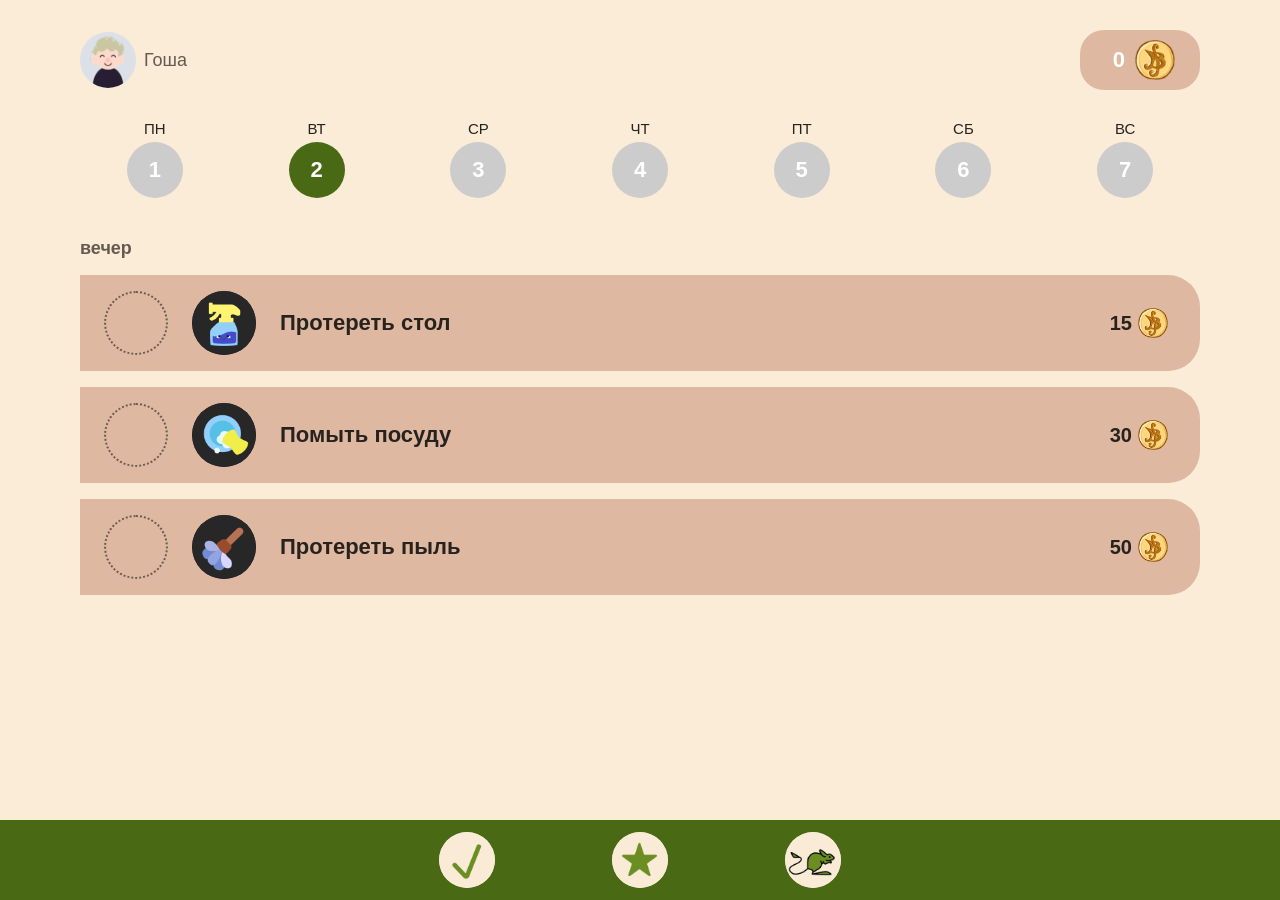
<file: index.html>
<!DOCTYPE html>
<html lang="ru">
<head>
    <meta charset="UTF-8">
    <meta name="viewport" content="width=device-width, initial-scale=1.0, maximum-scale=1.0, user-scalable=no">
    <title>Расписание</title>
    <link rel="stylesheet" href="css/style.css">
</head>
<body>
<header class="app-header">
    <div class="profile">
        <div class="avatar"></div>
        <span>Гоша</span>
    </div>
    <div class="coin-counter">
        <span id="coin-count">0</span>
        <img src="assets/ic_coin.png" alt="Монета" class="coin-counter__icon">
    </div>
</header>

    <main class="app-main">
        <div class="week-days">
            <div class="day"><span>ПН</span><div class="circle">1</div></div>
            <div class="day"><span>ВТ</span><div class="circle active">2</div></div>
            <div class="day"><span>СР</span><div class="circle">3</div></div>
            <div class="day"><span>ЧТ</span><div class="circle">4</div></div>
            <div class="day"><span>ПТ</span><div class="circle">5</div></div>
            <div class="day"><span>СБ</span><div class="circle">6</div></div>
            <div class="day"><span>ВС</span><div class="circle">7</div></div>
        </div>

<section class="task-section">
    <h2 class="time-title">вечер</h2>

    <article class="task-card">
        <button
            class="task-card__checkbox"
            type="button"
            data-id="task1"
            data-coins = "15"
            aria-label="Отметить задачу выполненной"
        ></button>

        <div class="task-card__image">
            <img src="assets/task_icon_1.png" alt="Иконка задачи">
        </div>

        <div class="task-card__name">Протереть стол</div>

        <div class="task-card__price">
            <span>15</span>
            <img class="task-card__coin" src="assets/ic_coin.png" alt="Монета">
        </div>
    </article>

    <article class="task-card">
        <button
            class="task-card__checkbox"
            type="button"
            data-id="task2"
            data-coins="30"
            aria-label="Отметить задачу выполненной"
        ></button>

        <div class="task-card__image">
            <img src="assets/task_icon_3.png" alt="Иконка задачи">
        </div>

        <div class="task-card__name">Помыть посуду</div>

        <div class="task-card__price">
            <span>30</span>
            <img class="task-card__coin" src="assets/ic_coin.png" alt="Монета">
        </div>
    </article>

    <article class="task-card">
        <button
            class="task-card__checkbox"
            type="button"
            data-id="task3"
            data-coins="50"
            aria-label="Отметить задачу выполненной"
        ></button>

        <div class="task-card__image">
            <img src="assets/task_icon_2.png" alt="Иконка задачи">
        </div>

        <div class="task-card__name">Протереть пыль</div>

        <div class="task-card__price">
            <span>50</span>
            <img class="task-card__coin" src="assets/ic_coin.png" alt="Монета">
        </div>
    </article>
</section>
    </main>

    <footer class="site-footer">
        <nav class="navigation" aria-label="Нижнее меню">
            <a class="navigation__item" href="index.html" aria-label="Задачи">
                <img src="assets/галка.png" alt="Задачи">
            </a>
            <a class="navigation__item" href="rewards.html" aria-label="Награды">
                <img src="assets/звезда.png" alt="Награды">
            </a>
            <a class="navigation__item" href="pet.html" aria-label="Настройка">
                <img src="assets/пэт.png" alt="Настройка">
            </a>
        </nav>
    </footer>
<script src="js/common.js"></script>
<script src="js/tasks.js"></script>
</body>
</html>
</file>
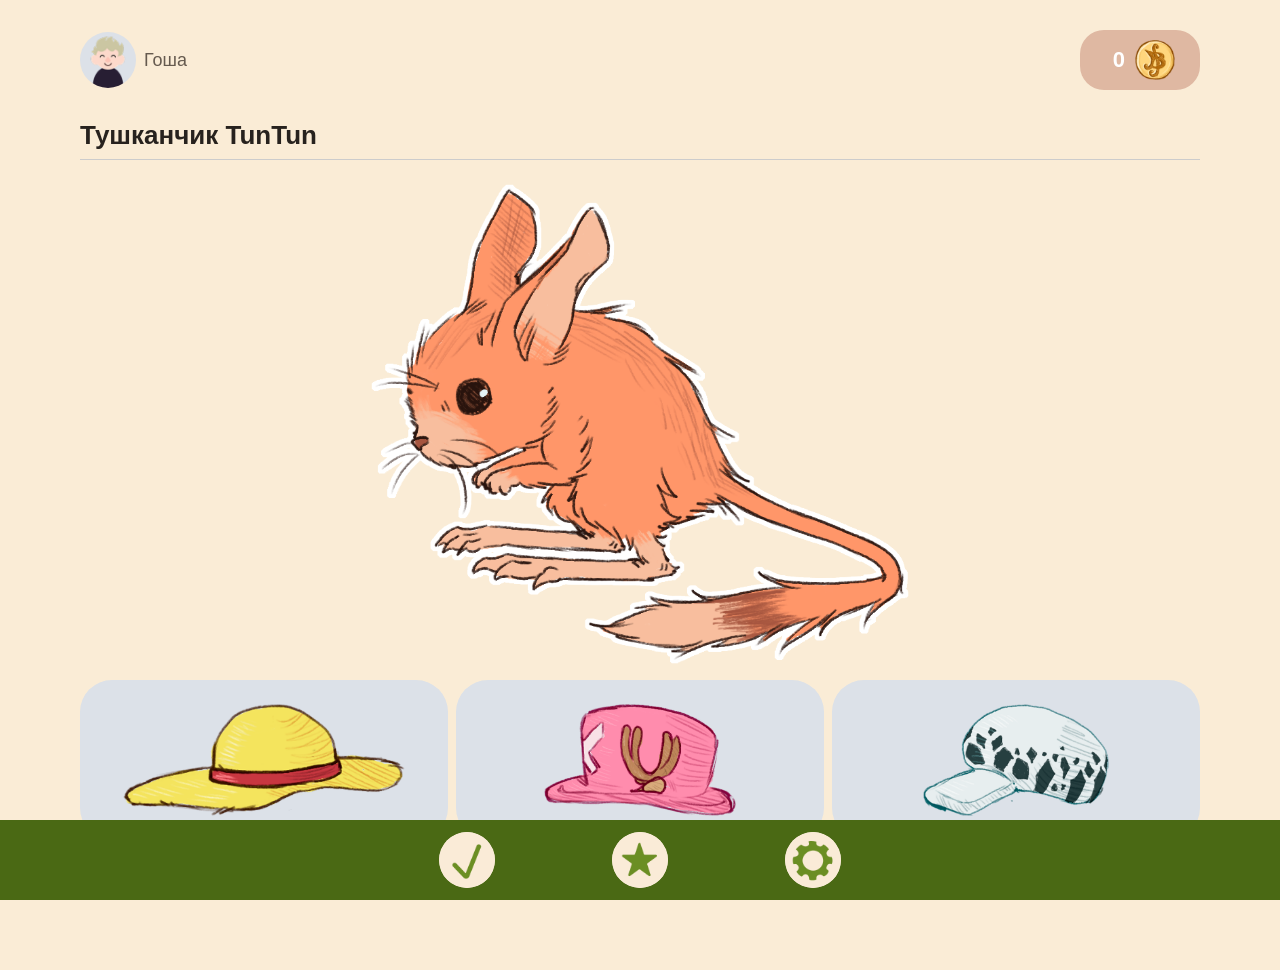
<file: pet.html>
<!DOCTYPE html>
<html lang="ru">
<head>
    <meta charset="UTF-8">
    <meta name="viewport" content="width=device-width, initial-scale=1.0, maximum-scale=1.0, user-scalable=no">
    <title>Питомец</title>
    <link rel="stylesheet" href="css/style.css">
</head>
<body>
    <header class="app-header">
        <div class="profile">
            <div class="avatar"></div>
            <span>Гоша</span>
        </div>
        <div class="coin-counter">
            <span id="coin-count">0</span>
            <img src="assets/ic_coin.png" alt="Монета" class="coin-counter__icon">
        </div>
    </header>

    <main class="app-main">
        <h2 class="pet-title">Тушканчик TunTun</h2>

        <div class="pet-image-container">
            <img src="assets/tushkan1.png" alt="Тушканчик" class="pet-image" id="pet-image">
        </div>

        <div class="pet-stats">
            <div class="stat-card" data-hat="1" data-image="assets/tushkan_hat1.png">
                <img src="assets/hat_1.png" alt="Шляпа 1" class="stat-card__icon">
            </div>
            <div class="stat-card" data-hat="2" data-image="assets/tushkan_hat2.png">
                <img src="assets/hat_2.png" alt="Шляпа 2" class="stat-card__icon">
            </div>
            <div class="stat-card" data-hat="3" data-image="assets/tushkan_hat6.png">
                <img src="assets/hat_6.png" alt="Шляпа 3" class="stat-card__icon">
            </div>
        </div>
    </main>

    <footer class="site-footer">
        <nav class="navigation" aria-label="Нижнее меню">
            <a class="navigation__item" href="index.html" aria-label="Задачи">
                <img src="assets/галка.png" alt="Задачи">
            </a>
            <a class="navigation__item" href="rewards.html" aria-label="Награды">
                <img src="assets/звезда.png" alt="Награды">
            </a>
            <a class="navigation__item" href="pet.html" aria-label="Питомец">
                <img src="assets/гайка.png" alt="Питомец">
            </a>
        </nav>
    </footer>
<script src="js/common.js"></script>
<script src="js/pet.js"></script>
</body>
</html>
</file>
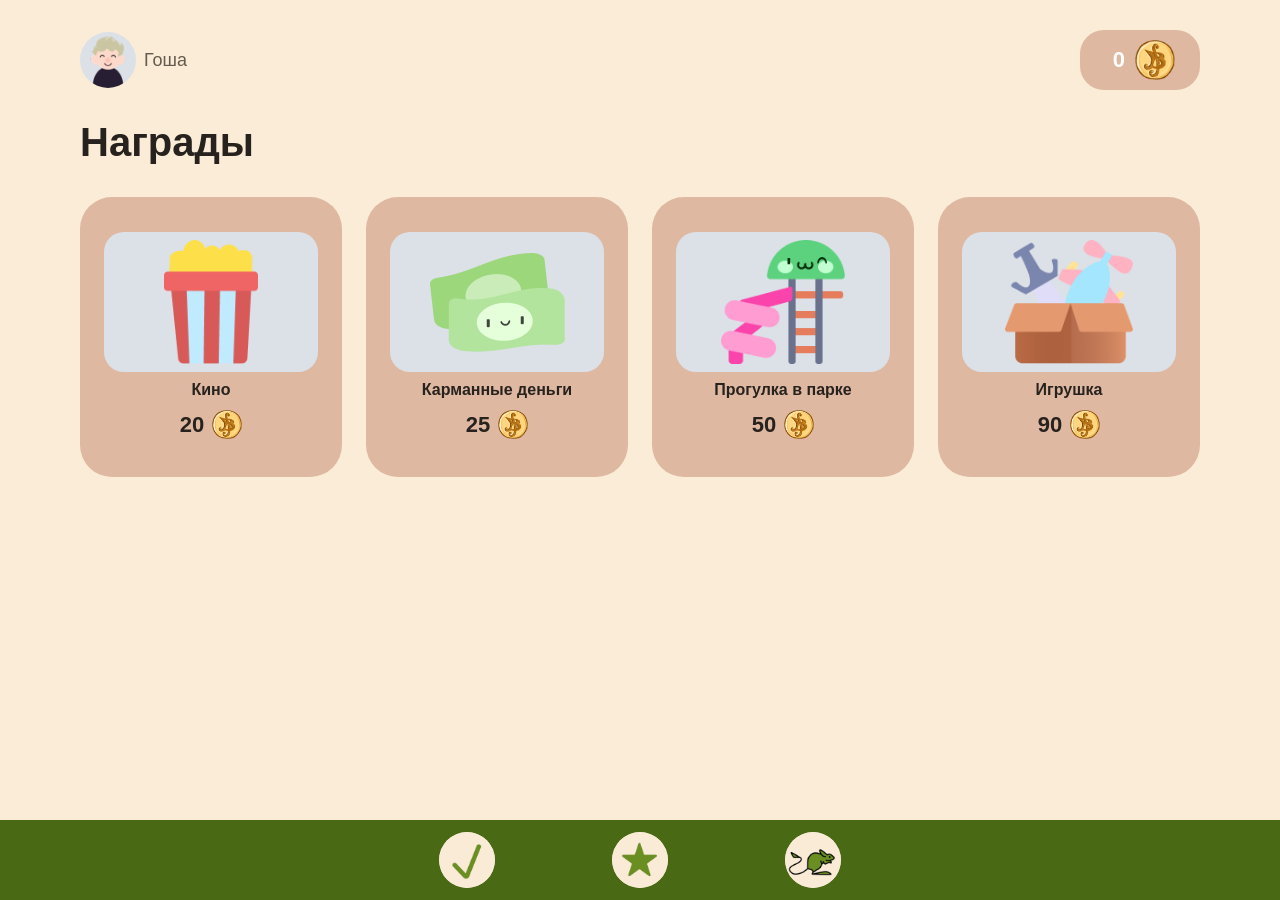
<file: rewards.html>
<!DOCTYPE html>
<html lang="ru">
<head>
    <meta charset="UTF-8">
    <meta name="viewport" content="width=device-width, initial-scale=1.0, maximum-scale=1.0, user-scalable=no">
    <title>Награды</title>
    <link rel="stylesheet" href="css/style.css">
</head>
<body>
    <header class="app-header">
        <div class="profile">
            <div class="avatar"></div>
            <span>Гоша</span>
        </div>
        <div class="coin-counter">
            <span id="coin-count">0</span>
            <img src="assets/ic_coin.png" alt="Монета" class="coin-counter__icon">
        </div>
    </header>

    <main class="app-main">
        <h1 class="screen-title">Награды</h1>

        <div class="rewards-grid">
            <div class="reward-card" data-id="reward1" data-price="50">
                <div class="reward-card__image">
                    <img src="assets/reward_1.png" alt="Кино">
                </div>
                <span class="reward-card__name">Кино</span>
                <div class="reward-card__price">
                    <span>20</span>
                    <img src="assets/ic_coin.png" alt="Монета" class="reward-card__coin">
                </div>
            </div>

            <div class="reward-card" data-id="reward2" data-price="100">
                <div class="reward-card__image">
                    <img src="assets/reward_4.png" alt="Карманные деньги">
                </div>
                <span class="reward-card__name">Карманные деньги</span>
                <div class="reward-card__price">
                    <span>25</span>
                    <img src="assets/ic_coin.png" alt="Монета" class="reward-card__coin">
                </div>
            </div>

            <div class="reward-card" data-id="reward3" data-price="150">
                <div class="reward-card__image">
                    <img src="assets/reward_3.png" alt="Прогулка в парке">
                </div>
                <span class="reward-card__name">Прогулка в парке</span>
                <div class="reward-card__price">
                    <span>50</span>
                    <img src="assets/ic_coin.png" alt="Монета" class="reward-card__coin">
                </div>
            </div>

            <div class="reward-card" data-id="reward4" data-price="200">
                <div class="reward-card__image">
                    <img src="assets/reward_5.png" alt="Игрушка">
                </div>
                <span class="reward-card__name">Игрушка</span>
                <div class="reward-card__price">
                    <span>90</span>
                    <img src="assets/ic_coin.png" alt="Монета" class="reward-card__coin">
                </div>
            </div>
        </div>
    </main>

    <footer class="site-footer">
        <nav class="navigation" aria-label="Нижнее меню">
            <a class="navigation__item" href="index.html" aria-label="Задачи">
                <img src="assets/галка.png" alt="Задачи">
            </a>
            <a class="navigation__item" href="rewards.html" aria-label="Награды">
                <img src="assets/звезда.png" alt="Награды">
            </a>
            <a class="navigation__item" href="pet.html" aria-label="Настройка">
                <img src="assets/пэт.png" alt="Настройка">
            </a>
        </nav>
    </footer>
<script src="js/common.js"></script>
<script src="js/rewards.js"></script>
</body>
</html>
</file>
<file: css/style.css>
* {
    margin: 0;
    padding: 0;
    box-sizing: border-box;
}

:root {
    --bg-color: #faecd6;
    --green-primary: #4a6914;
    --green-purchased: #6B8E23;
    --peach: #dfb8a2;
    --text-dark: #27221e;
    --text-light: #655a4f;
    --white: #FFFFFF;
    --content-max-width: 1200px;
}

body {
    font-family: Arial, sans-serif;
    background-color: var(--bg-color);
    color: var(--text-dark);
    display: flex;
    flex-direction: column;
    min-height: 100vh;
}


.app-header {
    display: flex;
    justify-content: space-between;
    align-items: center;
    padding: 20px 12px 0;
    width: 100%;
    max-width: var(--content-max-width);
    margin: 0 auto;
}

.profile {
    display: flex;
    align-items: center;
    gap: 8px;
    font-size: 14px;
    color: var(--text-light);
}

.avatar {
    width: 50px;
    height: 50px;
    background-image: url('../assets/avatar_2.png');
    background-size: cover;
    background-position: center;
    background-repeat: no-repeat;
    background-color: #DCE1E8;
    border-radius: 50%;
}


.coin-counter {
    display: flex;
    align-items: center;
    gap: 6px;
    background: var(--peach);
    padding: 6px 12px;
    border-radius: 24px;
    font-weight: 700;
    font-size: 16px;
    color: var(--white);
    min-width: 80px;
    justify-content: center;
}

.coin-counter span {
    color: var(--white);
    font-weight: 700;
    min-width: 20px;
    text-align: right;
}

.coin-counter__icon {
    width: 26px;
    height: 26px;
    object-fit: contain;
}


.app-main {
    flex-grow: 1;
    padding: 20px 12px;
    width: 100%;
    max-width: var(--content-max-width);
    margin: 0 auto;
}


.week-days {
    display: flex;
    justify-content: space-between;
    margin-bottom: 30px;
    gap: 5px;
}

.day {
    display: flex;
    flex-direction: column;
    align-items: center;
    gap: 5px;
    font-size: 11px;
    flex: 1;
}

.circle {
    width: 100%;
    max-width: 40px;
    aspect-ratio: 1/1;
    border-radius: 50%;
    background-color: #ccc;
    display: flex;
    justify-content: center;
    align-items: center;
    font-size: 16px;
    font-weight: bold;
    color: var(--white);
}

.circle.active {
    background-color: var(--green-primary);
}


.task-section {
    display: flex;
    flex-direction: column;
    gap: 12px;
}

.time-title {
    margin: 0;
    font-size: 14px;
    font-weight: 700;
    color: #655a4f;
}

.task-card {
    display: flex;
    align-items: center;
    gap: 14px;
    min-height: 67px;
    padding: 10px 20px 10px 14px;
    border-radius: 0 24px 24px 0;
    background: #dfb8a2;
}

.task-card__checkbox {
    width: 48px;
    height: 48px;
    flex: 0 0 48px;
    border: 2px dotted #6d5c50;
    border-radius: 50%;
    background: transparent;
    cursor: pointer;
    transition: background-color 0.2s;
}

.task-card__checkbox.checked {
    border: none;
    background-image: url('ok.png');
    background-size: 100%;
    background-position: center;
    background-repeat: no-repeat;
}

.task-card__image {
    width: 48px;
    height: 48px;
    flex: 0 0 48px;
    display: flex;
    justify-content: center;
    align-items: center;
    border-radius: 50%;
    background: #25252a;
    overflow: hidden;
}

.task-card__image img {
    width: 100%;
    height: 100%;
    object-fit: contain;
}

.task-card__name {
    flex-grow: 1;
    font-size: 18px;
    font-weight: 700;
}

.task-card__price {
    display: flex;
    align-items: center;
    gap: 4px;
    font-size: 16px;
    font-weight: 700;
}

.task-card__coin {
    width: 22px;
    height: 22px;
    object-fit: contain;
}


.screen-title {
    font-size: 28px;
    font-weight: 800;
    margin-bottom: 24px;
}

.rewards-grid {
    display: grid;
    grid-template-columns: 1fr 1fr;
    gap: 16px;
}

.reward-card {
    background-color: var(--peach);
    border-radius: 24px;
    padding: 16px;
    display: flex;
    flex-direction: column;
    align-items: center;
    justify-content: center;
    gap: 8px;
    min-height: 220px;
    cursor: pointer;
    transition: background-color 0.3s, transform 0.2s;
}

.reward-card:not(.purchased):hover {
    transform: translateY(-4px);
}

.reward-card__image {
    width: 100%;
    height: 100px;
    max-height: 120px;
    background-color: #DCE1E8;
    border-radius: 16px;
    display: flex;
    justify-content: center;
    align-items: center;
    overflow: hidden;
    padding: 8px;
}

.reward-card__image img {
    max-width: 100%;
    max-height: 100%;
    width: auto;
    height: auto;
    object-fit: contain;
}

.reward-card__name {
    font-size: 13px;
    text-align: center;
    font-weight: 600;
    color: var(--text-dark);
    line-height: 1.2;
}

.reward-card__price {
    display: flex;
    align-items: center;
    justify-content: center;
    gap: 6px;
    font-size: 18px;
    font-weight: 700;
    color: var(--text-dark);
    height: 28px;
    overflow: hidden;
}

.reward-card__coin {
    width: 24px;
    height: 24px;
    max-width: 24px;
    max-height: 24px;
    object-fit: contain;
    flex-shrink: 0;
}

.reward-card.purchased {
    background-color: var(--green-purchased);
}

.reward-card.purchased .reward-card__name,
.reward-card.purchased .reward-card__price {
    color: var(--white);
}

.reward-card.purchased .reward-card__image {
    opacity: 0.9;
}

.reward-card.purchased .reward-card__coin {
    filter: brightness(1.1);
}

.pet-title {
    font-size: 19px;
    font-weight: bold;
    margin-bottom: 16px;
    border-bottom: 1px solid #ccc;
    padding-bottom: 8px;
}

.pet-image-container {
    display: flex;
    justify-content: center;
    align-items: center;
    margin: 16px 0;
    min-height: 200px;
}

.pet-image {
    max-width: 100%;
    max-height: 280px;
    width: auto;
    height: auto;
    object-fit: contain;
}


.pet-stats {
    display: flex;
    justify-content: space-between;
    gap: 8px;
    margin-bottom: 20px;
}

.stat-card {
    background-color: #DCE1E8;
    border-radius: 24px;
    padding: 12px;
    flex: 1;
    display: flex;
    justify-content: center;
    align-items: center;
    aspect-ratio: 1 / 1;
    max-height: 100px;
    cursor: pointer;
    transition: background-color 0.3s, transform 0.2s;
}

.stat-card:hover {
    transform: translateY(-3px);
}

.stat-card.active {
    background-color: #6B8E23; 
}

.stat-card.active .stat-card__icon {
    filter: brightness(1.2);
}

.stat-card.locked {
    opacity: 0.35;
    filter: grayscale(1);
}

.stat-card__icon {
    max-width: 100%;
    max-height: 100%;
    object-fit: contain;
}

@media (min-width: 600px) {
    .pet-title {
        font-size: 22px;
    }
    .pet-image {
        max-height: 360px;
    }
    .stat-card {
        max-height: 120px;
    }
    .progress-bar {
        height: 16px;
    }
    .progress-labels {
        font-size: 14px;
    }
}

@media (min-width: 1024px) {
    .pet-title {
        font-size: 26px;
        margin-bottom: 24px;
    }
    .pet-image {
        max-height: 480px;
    }
    .stat-card {
        max-height: 160px;
        border-radius: 32px;
    }
    .progress-bar {
        height: 20px;
        border-radius: 10px;
    }
    .progress-fill {
        border-radius: 10px;
    }
    .progress-labels {
        font-size: 16px;
    }
}

.site-footer {
    background: #4a6914;
    min-height: 56px;
    display: flex;
    justify-content: center;
    position: sticky;
    bottom: 0;
    width: 100%;
    z-index: 10;
}

.navigation {
    width: 450px;
    max-width: 100%;
    padding: 7px 24px;
    display: flex;
    align-items: center;
    justify-content: space-around;
}

.navigation__item {
    width: 42px;
    height: 42px;
    border-radius: 50%;
    background: #f8eddc;
    display: flex;
    justify-content: center;
    align-items: center;
    text-decoration: none;
    transition: transform 0.2s;
    overflow: hidden;
}

.navigation__item:hover {
    transform: scale(1.08);
}

.navigation__item img {
    width: 100%;
    height: 100%;
    object-fit: contain;
}

@media (max-width: 500px) {
    .task-card {
        gap: 8px;
        padding-right: 12px;
    }

    .task-card__name {
        font-size: 16px;
    }
}


@media (min-width: 600px) {
    .rewards-grid {
        grid-template-columns: repeat(4, 1fr);
    }

    .profile {
        font-size: 16px;
    }

    .avatar {
        width: 48px;
        height: 48px;
    }

    .coin-counter {
        padding: 8px 16px;
        font-size: 18px;
        min-width: 100px;
    }

    .coin-counter__icon {
        width: 32px;
        height: 32px;
    }

    .day {
        font-size: 13px;
    }

    .circle {
        max-width: 48px;
        font-size: 18px;
    }

    .time-title {
        font-size: 16px;
    }

    .task-card {
        gap: 18px;
        padding: 14px 24px 14px 18px;
        min-height: 80px;
    }

    .task-card__checkbox,
    .task-card__image {
        width: 56px;
        height: 56px;
        flex: 0 0 56px;
    }

    .task-card__name {
        font-size: 20px;
    }

    .task-card__price {
        font-size: 18px;
    }

    .task-card__coin {
        width: 26px;
        height: 26px;
    }

    .screen-title {
        font-size: 32px;
    }

    .reward-card {
        min-height: 240px;
    }

    .reward-card__price {
        font-size: 20px;
        height: 30px;
    }

    .reward-card__coin {
        width: 26px;
        height: 26px;
        max-width: 26px;
        max-height: 26px;
    }

    .reward-card__name {
        font-size: 14px;
    }

    .pet-title {
        font-size: 22px;
    }

    .stat-card {
        font-size: 13px;
        padding: 20px 12px;
    }

    .pet-placeholder {
        max-width: 400px;
        height: 320px;
    }
}

@media (min-width: 1024px) {
    .app-header {
        padding: 30px 40px 0;
    }

    .app-main {
        padding: 30px 40px;
    }

    .profile {
        font-size: 18px;
    }

    .avatar {
        width: 56px;
        height: 56px;
    }

    .coin-counter {
        padding: 10px 20px;
        font-size: 22px;
        min-width: 120px;
        gap: 10px;
    }

    .coin-counter__icon {
        width: 40px;
        height: 40px;
    }

    .week-days {
        margin-bottom: 40px;
        gap: 12px;
    }

    .day {
        font-size: 15px;
    }

    .circle {
        max-width: 56px;
        font-size: 22px;
    }

    .time-title {
        font-size: 18px;
    }

    .task-section {
        gap: 16px;
    }

    .task-card {
        gap: 24px;
        padding: 16px 32px 16px 24px;
        min-height: 96px;
        border-radius: 0 32px 32px 0;
    }

    .task-card__checkbox,
    .task-card__image {
        width: 64px;
        height: 64px;
        flex: 0 0 64px;
    }

    .task-card__name {
        font-size: 22px;
    }

    .task-card__price {
        font-size: 20px;
        gap: 6px;
    }

    .task-card__coin {
        width: 30px;
        height: 30px;
    }

    .screen-title {
        font-size: 40px;
        margin-bottom: 32px;
    }

    .rewards-grid {
        gap: 24px;
    }

    .reward-card {
        min-height: 280px;
        padding: 24px;
        border-radius: 32px;
    }

    .reward-card__image {
        height: 140px;
        max-height: 160px;
        border-radius: 20px;
    }

    .reward-card__price {
        font-size: 22px;
        height: 34px;
        gap: 8px;
    }

    .reward-card__coin {
        width: 30px;
        height: 30px;
        max-width: 30px;
        max-height: 30px;
    }

    .reward-card__name {
        font-size: 16px;
    }

    .pet-title {
        font-size: 26px;
        margin-bottom: 24px;
    }

    .pet-placeholder {
        max-width: 500px;
        height: 400px;
        border-radius: 48px;
    }

    .stat-card {
        font-size: 15px;
        padding: 24px 16px;
    }

    .progress-bar {
        height: 14px;
        border-radius: 7px;
    }

    .progress-labels {
        font-size: 14px;
    }

    .navigation {
        width: 600px;
        padding: 12px 40px;
    }

    .navigation__item {
        width: 56px;
        height: 56px;
    }

    .site-footer {
        min-height: 80px;
    }
}

@media (min-width: 1440px) {
    :root {
        --content-max-width: 1400px;
    }

    .task-card__name {
        font-size: 24px;
    }

    .pet-placeholder {
        max-width: 600px;
        height: 480px;
    }
}
</file>
